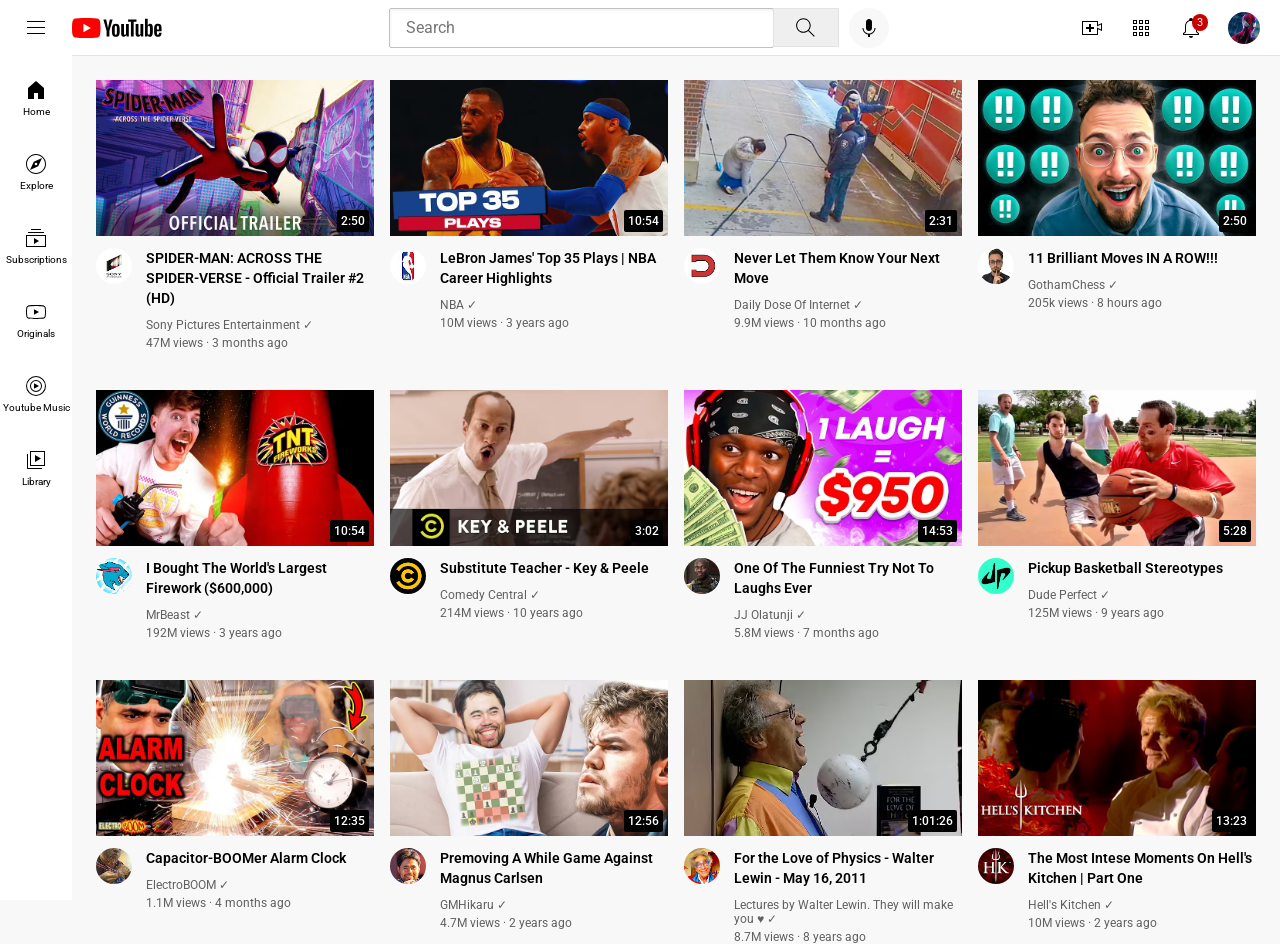
<file: index.html>
<!DOCTYPE html>
<html>
  <head>
    <title>Youtube.com Clone</title>
    <link rel="stylesheet" href="styles/video.css">
    <link rel="stylesheet" href="styles/general.css">
    <link rel="stylesheet" href="styles/header.css">
    <link rel="stylesheet" href="styles/sidebar.css">
    <link rel="preconnect" href="https://fonts.googleapis.com">
    <link rel="preconnect" href="https://fonts.gstatic.com" crossorigin>
    <link href="https://fonts.googleapis.com/css2?family=Roboto&display=swap" rel="stylesheet">
    <meta charset="UTF-8">
    <meta name="viewport" content="width=device-width, initial-scale=1.0">
  </head>
  <body>
    <div class="header">
      <div class="left-section">
        <img class="hamburger-menu" src="header-pic/hamburger-menu.svg">
        <img class="youtube-logo" src="header-pic/youtube-logo.svg">
      </div>
      <div class="middle-section">
        <input class="search-bar" type="text" placeholder="Search">
        <button class="search-button">
          <img class="search-icon" src="header-pic/search.svg">
          <div class="tooltip">Search</div>
        </button>
        <button class="voice-search-button">
          <img class="voice-search-icon"src="header-pic/voice-search-icon.svg">
          <div class="tooltip">Search with your voice</div>
        </button>
      </div>
      <div class="right-section">
        <div class="create-div">
          <img class="create" src="header-pic/create.svg">
          <div class="tooltip">Create</div>
        </div>
        <div class="app-div">
          <img class="youtube-apps" src="header-pic/youtube-apps.svg">
          <div class="tooltip">Youtube Apps</div>
        </div>
        
        <div class="notification-div">
          <img class="notifications" src="header-pic/notifications.svg">
          <div class="notifications-count">3</div>
          <div class="tooltip">Notifications</div>
        </div>
        <img class="my-pfp" src="header-pic/my-pfp.jpg">
      </div>
    </div>

    <div class="sidebar">
      <div class="sidebar-link">
        <img src="sidebar-pic/home.svg">
        <div>Home</div>
      </div>
      <div class="sidebar-link">
        <img src="sidebar-pic/explore.svg">
        <div>Explore</div>
      </div>
      <div class="sidebar-link">
        <img src="sidebar-pic/subscriptions.svg">
        <div>Subscriptions</div>
      </div>
      <div class="sidebar-link">
        <img src="sidebar-pic/originals.svg">
        <div>Originals</div>
      </div>
      <div class="sidebar-link">
        <img src="sidebar-pic/youtube-music.svg">
        <div>Youtube Music</div>
      </div>
      <div class="sidebar-link">
        <img src="sidebar-pic/library.svg">
        <div>Library</div>
      </div>
    </div>

    <div class="video-grid">
      <!--spiderman-->
      <div class="video-preview">
        <div class="thumbnail-div">
          <img class="thumbnail"src="thumbnails/spiderverse.avif">
          <div class="video-time">2:50</div>
        </div>
        <div class="video-info-grid">
          <div class="pfp-div">
            <img class="pfp" src="profile-pic/sony-pfp.jpg">
          </div>
          <div class="text-div">
            <p class="video-title">SPIDER-MAN: ACROSS THE SPIDER-VERSE - Official Trailer #2 (HD)</p>
            <p class="video-author">Sony Pictures Entertainment &#10003;</p>
            <p class="video-stats">47M views &#183; 3 months ago</p>
          </div>
        </div>
      </div>

      <!--lebron-->
      <div class="video-preview">
        <div class="thumbnail-div">
          <img class="thumbnail"src="thumbnails/lebron-carmelo.avif">
          <div class="video-time">10:54</div>
        </div>
        <div class="video-info-grid">
          <div class="pfp-div">
            <img class="pfp" src="profile-pic/nba-logo.jpg">
          </div>
          <div class="text-div">
            <p class="video-title">LeBron James' Top 35 Plays | NBA Career Highlights</p>
            <p class="video-author">NBA &#10003;</p>
            <p class="video-stats">10M views &#183; 3 years ago</p>
          </div>
        </div>
      </div>

      <!--daily-dose-->
      <div class="video-preview">
        <div class="thumbnail-div">
          <img class="thumbnail"src="thumbnails/daily-dose.avif">
          <div class="video-time">2:31</div>
        </div>
        <div class="video-info-grid">
          <div class="pfp-div">
            <img class="pfp" src="profile-pic/daily-dose.jpg">
          </div>
          <div class="text-div">
            <p class="video-title">Never Let Them Know Your Next Move</p>
            <p class="video-author">Daily Dose Of Internet &#10003;</p>
            <p class="video-stats">9.9M views &#183; 10 months ago</p>
          </div>
        </div>
      </div>

      <!--gotham-->
      <div class="video-preview">
        <div class="thumbnail-div">
          <img class="thumbnail"src="thumbnails/gotham.avif">
          <div class="video-time">2:50</div>
        </div>
        <div class="video-info-grid">
          <div class="pfp-div">
            <img class="pfp" src="profile-pic/gotham.jpg">
          </div>
          <div class="text-div">
            <p class="video-title">11 Brilliant Moves IN A ROW!!!</p>
            <p class="video-author">GothamChess &#10003;</p>
            <p class="video-stats">205k views &#183; 8 hours ago</p>
          </div>
        </div>
      </div>

      <!--beast-->
      <div class="video-preview">
        <div class="thumbnail-div">
          <img class="thumbnail"src="thumbnails/beast.avif">
          <div class="video-time">10:54</div>
        </div>
        <div class="video-info-grid">
          <div class="pfp-div">
            <img class="pfp" src="profile-pic/beast.jpg">
          </div>
          <div class="text-div">
            <p class="video-title">I Bought The World's Largest Firework ($600,000)</p>
            <p class="video-author">MrBeast &#10003;</p>
            <p class="video-stats">192M views &#183; 3 years ago</p>
          </div>
        </div>
      </div>

      <!--key-->
      <div class="video-preview">
        <div class="thumbnail-div">
          <img class="thumbnail"src="thumbnails/key.avif">
          <div class="video-time">3:02</div>
        </div>
        <div class="video-info-grid">
          <div class="pfp-div">
            <img class="pfp" src="profile-pic/key.jpg">
          </div>
          <div class="text-div">
            <p class="video-title">Substitute Teacher - Key & Peele</p>
            <p class="video-author">Comedy Central &#10003;</p>
            <p class="video-stats">214M views &#183; 10 years ago</p>
          </div>
        </div>
      </div>

      <!--ksi-->
      <div class="video-preview">
        <div class="thumbnail-div">
          <img class="thumbnail"src="thumbnails/ksi.avif">
          <div class="video-time">14:53</div>
        </div>
        <div class="video-info-grid">
          <div class="pfp-div">
            <img class="pfp" src="profile-pic/ksi.jpg">
          </div>
          <div class="text-div">
            <p class="video-title">One Of The Funniest Try Not To Laughs Ever</p>
            <p class="video-author">JJ Olatunji &#10003;</p>
            <p class="video-stats">5.8M views &#183; 7 months ago</p>
          </div>
        </div>
      </div>

      <!--dude-->
      <div class="video-preview">
        <div class="thumbnail-div">
          <img class="thumbnail"src="thumbnails/dude.avif">
          <div class="video-time">5:28</div>
        </div>
        <div class="video-info-grid">
          <div class="pfp-div">
            <img class="pfp" src="profile-pic/dude.jpg">
          </div>
          <div class="text-div">
            <p class="video-title">Pickup Basketball Stereotypes</p>
            <p class="video-author">Dude Perfect &#10003;</p>
            <p class="video-stats">125M views &#183; 9 years ago</p>
          </div>
        </div>
      </div>

      <!--boom-->
      <div class="video-preview">
        <div class="thumbnail-div">
          <img class="thumbnail"src="thumbnails/boom.avif">
          <div class="video-time">12:35</div>
        </div>
        <div class="video-info-grid">
          <div class="pfp-div">
            <img class="pfp" src="profile-pic/boom.jpg">
          </div>
          <div class="text-div">
            <p class="video-title">Capacitor-BOOMer Alarm Clock</p>
            <p class="video-author">ElectroBOOM &#10003;</p>
            <p class="video-stats">1.1M views &#183; 4 months ago</p>
          </div>
        </div>
      </div>

      <!--hika-->
      <div class="video-preview">
        <div class="thumbnail-div">
          <img class="thumbnail"src="thumbnails/hikaru.avif">
          <div class="video-time">12:56</div>
        </div>
        <div class="video-info-grid">
          <div class="pfp-div">
            <img class="pfp" src="profile-pic/hikaru.jpg">
          </div>
          <div class="text-div">
            <p class="video-title">Premoving A While Game Against Magnus Carlsen</p>
            <p class="video-author">GMHikaru &#10003;</p>
            <p class="video-stats">4.7M views &#183; 2 years ago</p>
          </div>
        </div>
      </div>

      <!--phys-->
      <div class="video-preview">
        <div class="thumbnail-div">
          <img class="thumbnail"src="thumbnails/phys.avif">
          <div class="video-time">1:01:26</div>
        </div>
        <div class="video-info-grid">
          <div class="pfp-div">
            <img class="pfp" src="profile-pic/phys.jpg">
          </div>
          <div class="text-div">
            <p class="video-title">For the Love of Physics - Walter Lewin - May 16, 2011</p>
            <p class="video-author">Lectures by Walter Lewin. They will make you &hearts; &#10003;</p>
            <p class="video-stats">8.7M views &#183; 8 years ago</p>
          </div>
        </div>
      </div>

      <!--gordan-->
      <div class="video-preview">
        <div class="thumbnail-div">
          <img class="thumbnail"src="thumbnails/gordan.avif">
          <div class="video-time">13:23</div>
        </div>
        <div class="video-info-grid">
          <div class="pfp-div">
            <img class="pfp" src="profile-pic/gordan.jpg">
          </div>
          <div class="text-div">
            <p class="video-title">The Most Intese Moments On Hell's Kitchen | Part One</p>
            <p class="video-author">Hell's Kitchen &#10003;</p>
            <p class="video-stats">10M views &#183; 2 years ago</p>
          </div>
        </div>
      </div>
    </div>
</file>
<file: styles/video.css>
.video-grid {
  display: grid;
  grid-template-columns: 1fr 1fr 1fr;
  column-gap: 16px;
  row-gap: 40px;
}

@media (max-width: 600px) {
  .video-grid {
    grid-template-columns: 1fr;
  }
}

@media (min-width: 601px) and (max-width: 750px) {
  .video-grid {
    grid-template-columns: 1fr 1fr;
  }
}

@media (min-width: 751px) and (max-width: 999) {
  .video-grid {
    grid-template-columns: 1fr 1fr 1fr;
  }
}

@media (min-width: 1000px) {
  .video-grid {
    grid-template-columns: 1fr 1fr 1fr 1fr;
  }
}
 
.thumbnail {
  width: 100%;
}

.video-title {
  font-weight: 600;
  font-size: 14px;
  line-height: 20px;
  margin-bottom: 10px;
}

.video-author {
  font-size: 12px;
  color: rgb(96, 96, 96);
  margin-bottom: 4px; 
}

.video-stats {
  font-size: 12px;
  color: rgb(96, 96, 96);
}

.thumbnail-div {
  margin-bottom: 8px;
  position: relative;
}

.video-info-grid {
  display: grid;
  grid-template-columns: 50px 1fr;
}

.pfp {
  width: 36px;
  border-radius: 100px;
}

.video-time {
  font-family: Roboto, Arial;
  font-size: 12px;
  font-weight: 500;
  padding: 4px;
  border-radius: 2px;
  background-color: black;
  color: white;
  position: absolute;
  bottom: 8px;
  right: 5px;
}
</file>
<file: styles/general.css>
p {
    font-family: Roboto, Arial;
    margin-top: 0;
    margin-bottom: 0;
  }

body {
  margin: 0px;
  padding-top: 80px;
  padding-left: 96px;
  padding-right: 24px;
  background-color: rgb(248, 248, 248);
}
</file>
<file: styles/header.css>
.header {
    display: flex;
    flex-direction: row;
    justify-content: space-between;
    height: 55px;
    position: fixed;
    top: 0px;
    left: 0px;
    right: 0px;
    height: 55px;
    background-color: white;
    border-bottom-width: 1px;
    border-bottom-style: solid;
    border-bottom-color: rgb(228, 228, 228);
    z-index: 100;
  }

  .left-section {
    display: flex;
    align-items: center;
  }

  .hamburger-menu {
    height: 24px;
    margin-left: 24px;
    margin-right: 24px;
  }

  .youtube-logo {
    height: 20px;
  }

  .middle-section {
    flex: 1;
    margin-left: 70px;
    margin-right: 35px;
    max-width: 500px;
    display: flex;
    align-items: center;
  }

  .search-bar {
    flex: 1;
    height: 36px;
    padding-left: 16px;
    font-size: 16px;
    border-width: 1px;
    border-style: solid;
    border-color: rgb(192, 192, 192);
    border-radius: 2px;
    box-shadow: inset 1px 2px 3px rgba(0, 0, 0, 0.05);
    width: 0px;
  }

  .search-bar::placeholder {
    font-family: Roboto, Arial;
    font-size: 16;
  }

  .search-button,
  .voice-search-button,
  .create-div,
  .app-div,
  .notification-div {
    display: flex;
    justify-content: center;
    align-items: center;
    position: relative;
  }

  .search-button {
    height: 39px;
    width: 66px;
    background-color: rbg(240, 240, 240);
    border-width: 1px;
    border-style: solid;
    border-color: rgb(227, 227, 227);
    margin-left: -1px;
    margin-right: 10px;
    
  }

  .search-button .tooltip,
  .voice-search-button .tooltip,
  .create-div .tooltip,
  .app-div .tooltip, 
  .notification-div .tooltip{
    font-family: Roboto, Arial;
    position: absolute;
    background-color: grey;
    color: white;
    padding-top: 4px;
    padding-bottom: 4px;
    padding-left: 8px;
    padding-right: 8px;
    font-size: 12px;
    bottom: -30px;
    opacity: 0;
    transition: opacity 0.15s;
    pointer-events: none;
    white-space: nowrap;
  }

  .search-button:hover .tooltip,
  .voice-search-button:hover .tooltip,
  .create-div:hover .tooltip,
  .app-div:hover .tooltip,
  .notification-div:hover .tooltip {
    opacity: 1;
  }

  .search-icon {
    height: 25px;
  }

  .voice-search-icon {
    height: 24px;
  }

  .voice-search-button {
    height: 40px;
    width: 40px;
    border-radius: 100px;
    border-style: solid;
    border: none;
    background-color: rgb(248, 248, 248);
    
  }

  .right-section {
    margin-right: 20px;
    width: 180px;
    display: flex;
    align-items: center;
    justify-content: space-between;
    flex-shrink: 0;
  }

  .create {
    height: 24px;
  }

  .youtube-apps {
    height: 24px;
  }

  .notifications {
    height: 24px;
  }

  .notification-div {
    position: relative;
  }

  .notifications-count {
    position: absolute;
    top: -2px;
    right: -5px;
    background-color: rgb(200, 0, 0);
    color: white;
    font-family: Roboto, Arial;
    font-size: 11px;
    padding-left: 5px;
    padding-right: 5px;
    padding-top: 2px;
    padding-bottom: 2px;
    border-radius: 10px;
  }

  .my-pfp {
    height: 32px;
    border-radius: 32px;
  }

  @media (max-width: 600px) {
    .right-section {
      display: none;
    }

    .middle-section {
      display: none;
    }
  }
</file>
<file: styles/sidebar.css>
.sidebar {
  background-color: white;
  position: fixed;
  left: 0px;
  bottom: 0px;
  top: 55px;
  width: 72px;
  z-index: 200;
  padding-top: 5px;
}

.sidebar-link {
  height: 74px;
  display: flex;
  justify-content: center;
  align-items: center;
  flex-direction: column;
  cursor: pointer;
}

.sidebar-link:hover {
  background-color: rgb(235, 235, 235);
}

.sidebar-link img {
  height: 24px;
  margin-bottom: 4px;
}

.sidebar-link div {
  font-family: Roboto, Arial;
  font-size: 10px;

}
</file>
